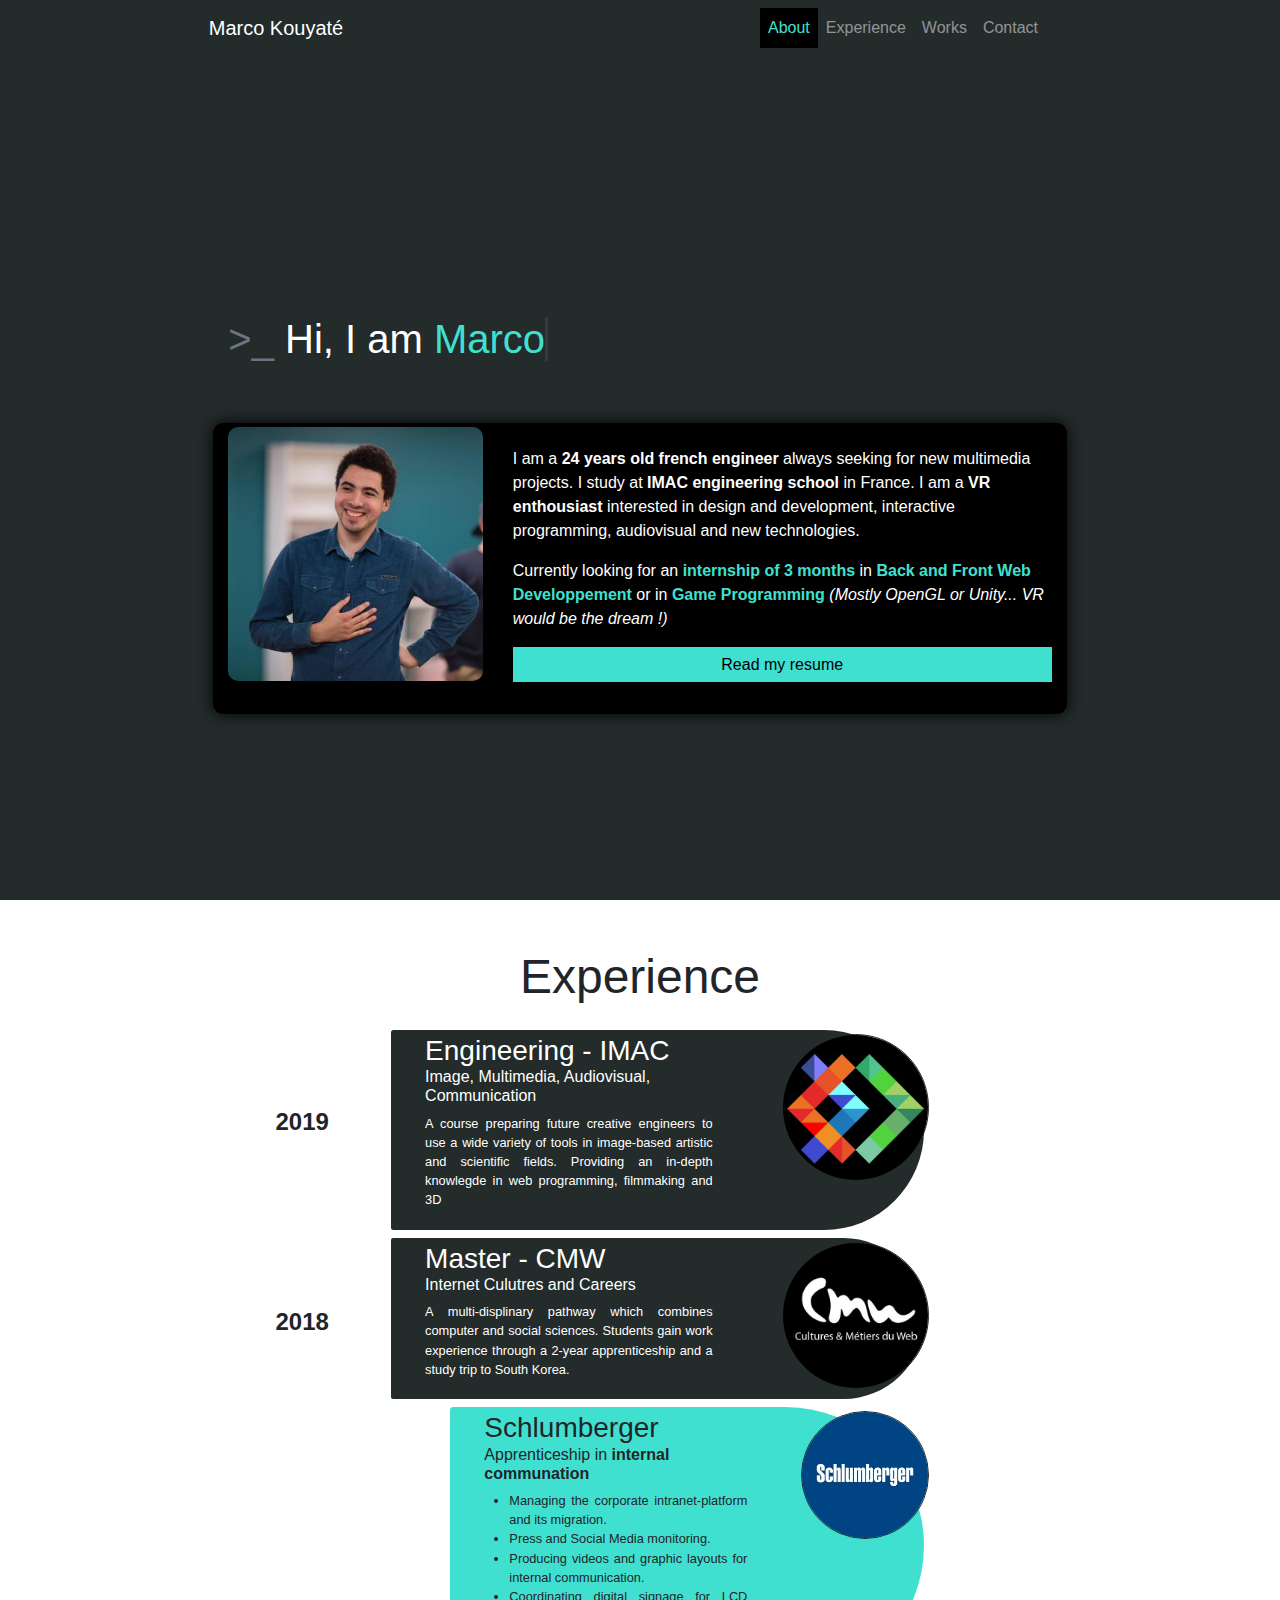
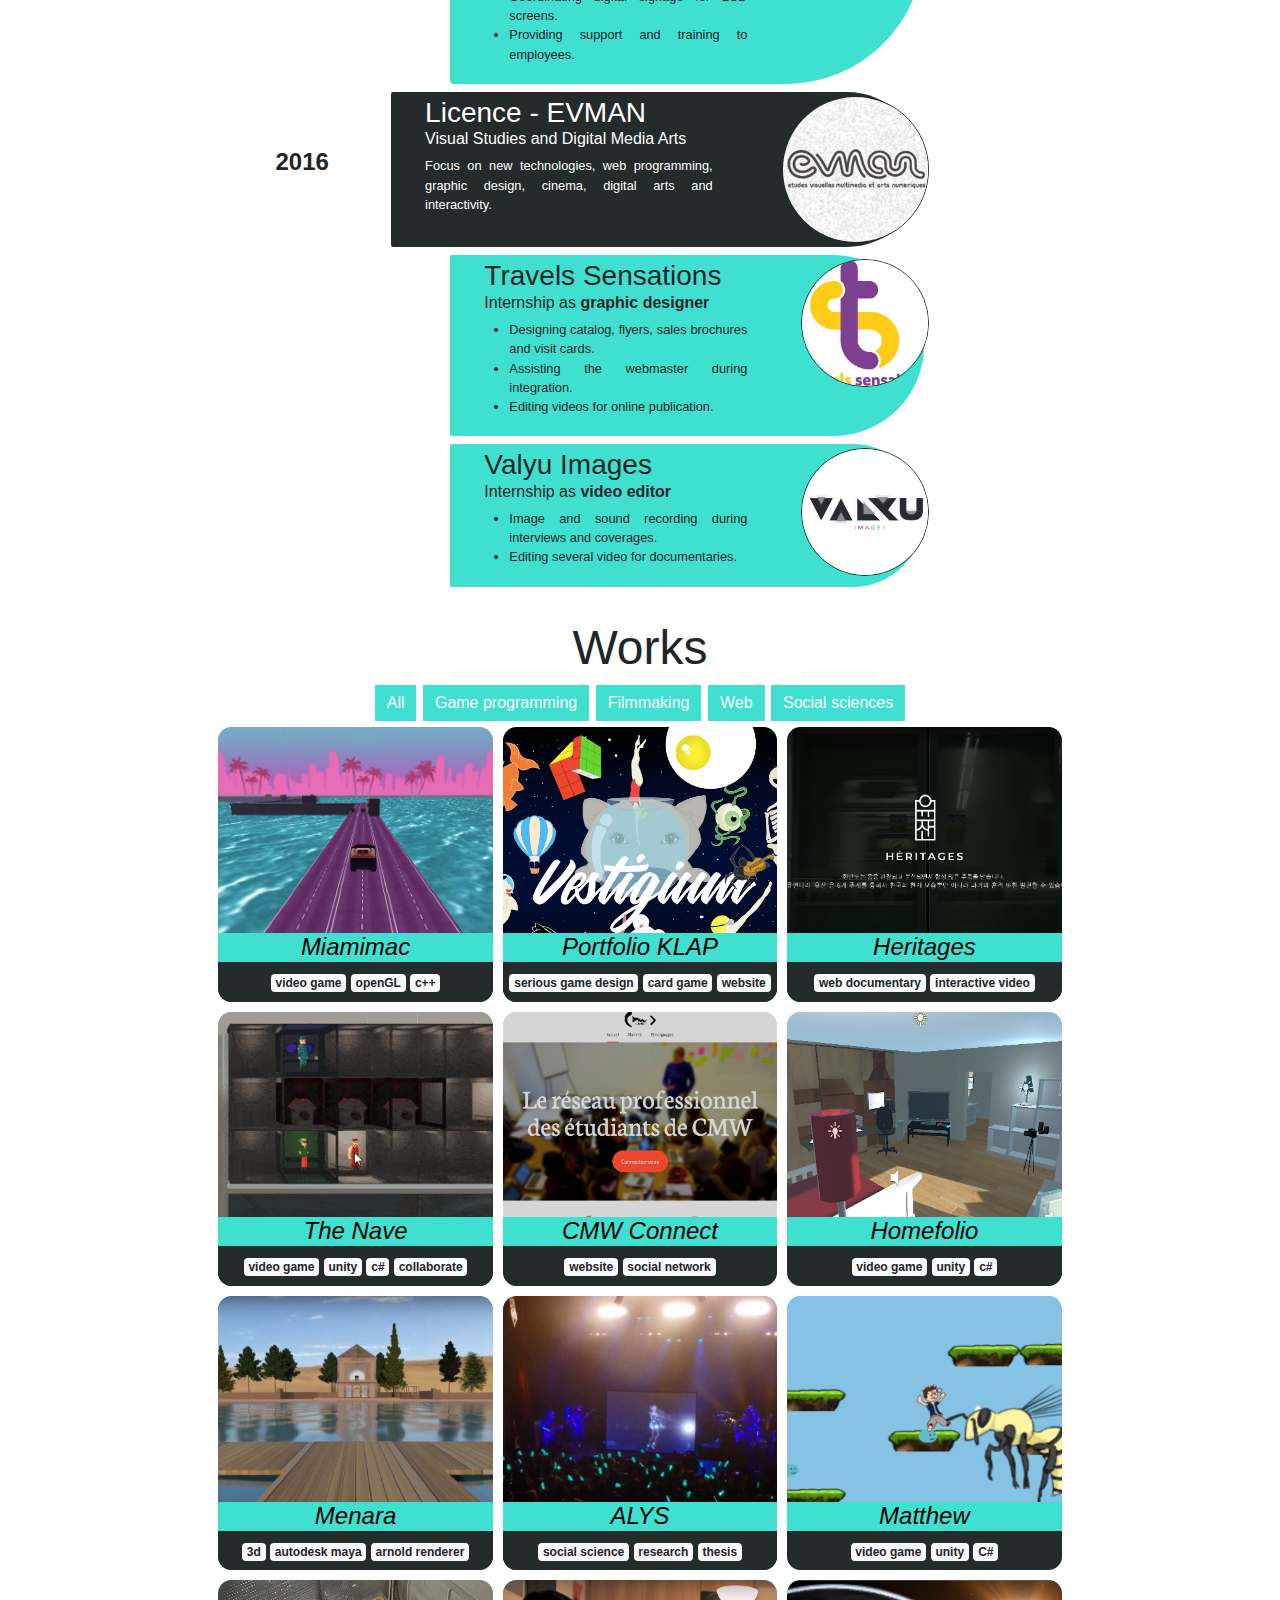
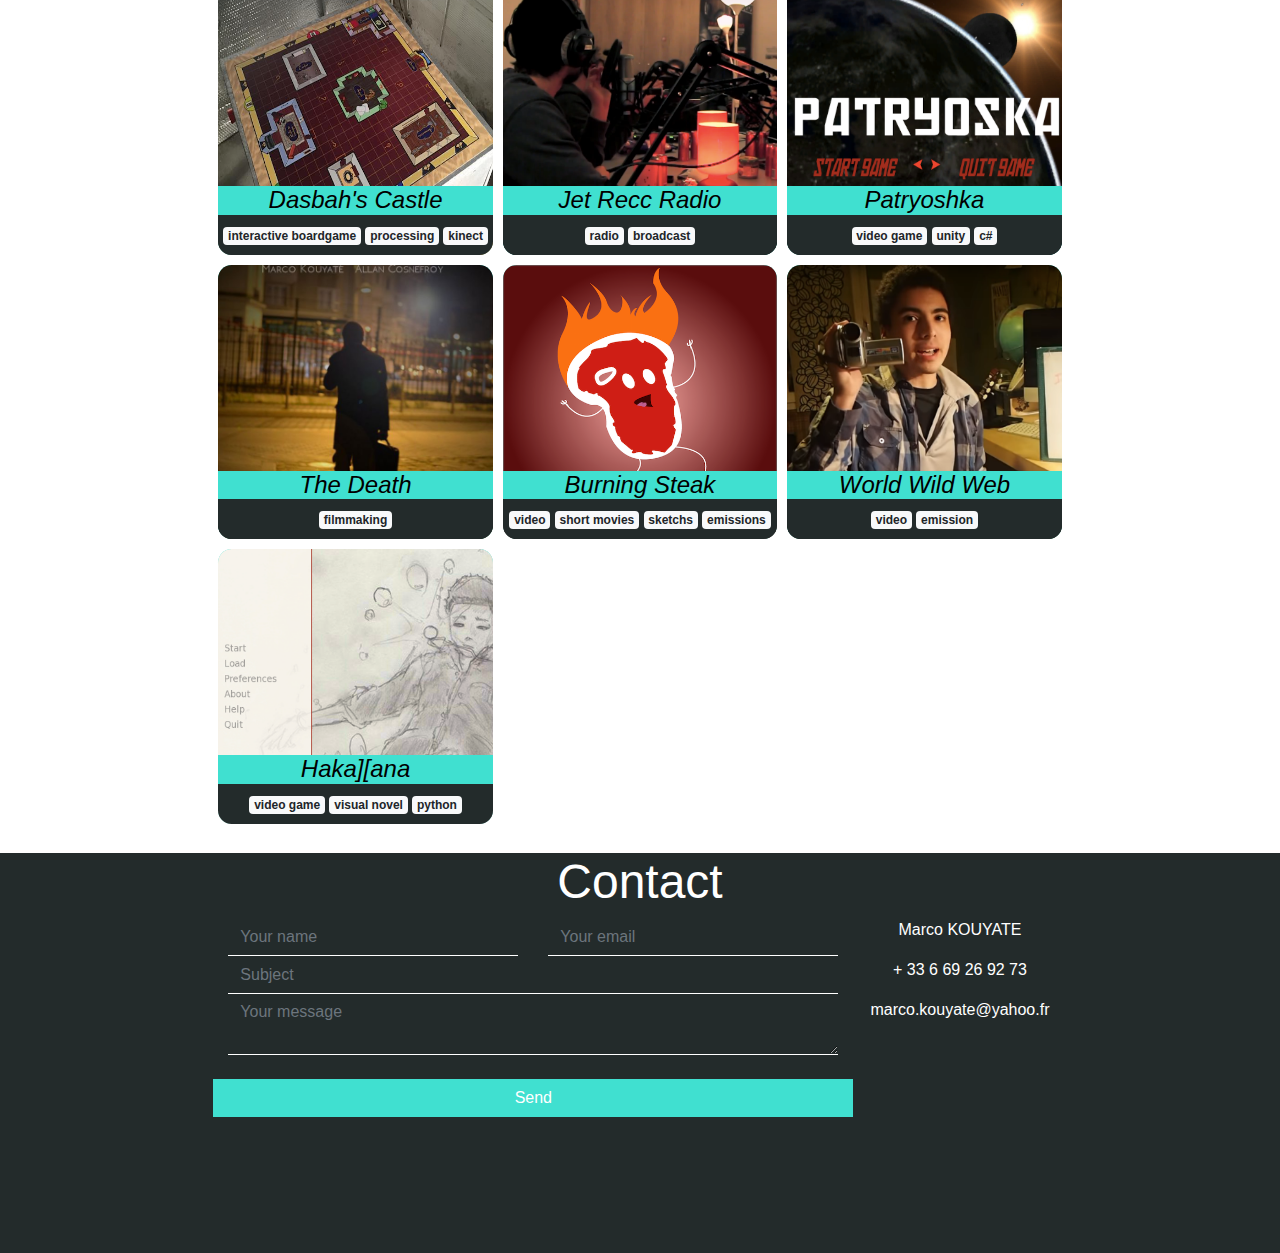
<file: index.html>
<!doctype html>
<html lang="en">
  <head>
    <!-- Required meta tags -->
    <meta charset="utf-8">
    <meta name="viewport" content="width=device-width, initial-scale=1, shrink-to-fit=no">

    <!-- Bootstrap CSS -->
    <link rel="stylesheet" href="https://stackpath.bootstrapcdn.com/bootstrap/4.3.1/css/bootstrap.min.css" integrity="sha384-ggOyR0iXCbMQv3Xipma34MD+dH/1fQ784/j6cY/iJTQUOhcWr7x9JvoRxT2MZw1T" crossorigin="anonymous">

    <link rel="stylesheet" type="text/css" href="css/style.css">

    <title>Marco Kouyate - Multimedia Engineer</title>
  </head>
  <body data-spy="scroll">

  	<header class="container-fluid primary-color fixed-top"> 
  		<div class="row">
  			<div class="col-12">
		  		<nav class="navbar navbar-expand-lg navbar-dark row">
		  			<a id="title" class="navbar-brand col-sm-5 col-5 text-center" href="#">Marco Kouyaté</a>
            <div id="burgerMenu" class="col-sm-2 col-2 offset-4">
              <img src="images/menu-icon.png" alt="" class="img-fluid">
            </div>

		  			<ul id= "menu" class="navbar-nav nav-pills col-sm-12 offset-md-2 col-md-4 nav-none text-center">
		  				<li class="nav-item"><a class="nav-link" href="#cover">About</a></li>
		  				<li class="nav-item"><a class="nav-link" href="#education">Experience</a></li>
<!-- 		  				<li class="nav-item"><a class="nav-link" href="#skills">Skills</a></li> -->
		  				<li class="nav-item"><a class="nav-link" href="#works">Works</a></li>
		  				<li class="nav-item"><a class="nav-link" href="#contact">Contact</a></li>
		  			</ul>
		  		</nav>  				
  			</div>
  		</div>
  	</header>
  	<section id="cover" class= "primary-color container-fluid">
  		<div class="row">
  			<div class="col-md-10 col-lg-8 offset-md-1 offset-lg-2">
  				<h1> <span class="text-secondary"> >_</span> Hi, I am 
						<span class="typewrite turquoise-text" data-period="2000" data-type='[ "Marco Kouyaté.", "a web developer.", " a game programmer.", "a VR enthusiast.","a creative engineer.", "sociable."]'>
							    <span class="wrap"></span>
						</span>   					
  				</h1>
          <div class="row announce primary-color mt-5">
            <div class="col-md-4">
              <img src="images/marco_kouyate.jpg" class="img-fluid mt-1 mb-1 mx-auto d-block">
            </div>
            <div class="col-md-8 my-4">
             <p class=""> I am a <strong>24 years old french engineer</strong> always seeking for new multimedia projects. I study at <strong>IMAC engineering school</strong> in France.  I am a <strong>VR enthousiast</strong> interested in design and development, interactive programming, audiovisual and new technologies.</p>
             <p class="">Currently looking for an <strong class="turquoise-text">internship of 3 months</strong> in <strong class="turquoise-text">Back and Front Web Developpement</strong> or in <strong class="turquoise-text">Game Programming</strong> <em>(Mostly OpenGL or Unity... VR would be the dream !)</em></p>
              <a href="media/resume-kouyate_marco_print.pdf" title="Marco Kouyate's resume" target="blank"><h2 class="py-2 turquoise-bg">Read my resume</h2></a>
            </div>
          </div>
  			</div>
  		</div>
  	</section>

    <section id="education" class="container-fluid my-4">
    	<div class="row">
    		<div class="col-md-10 col-lg-8 offset-md-1 offset-lg-2">
    			<h2 class="m-4">Experience</h2>
          <div class="row">
            <div class="col-11 col-md-10">

<!--               <div class="education-line mb-2 row">
                <div class="col-3">
                  <p class="text-center date">2020</p>
                </div>
                <div class="col-9 primary-color cards">
                  <div class="row">
                    <div class="card-info col-8">
                      <div class="row m-1 ">
                        <h3 class="col-12 mb-0">Future University Hakodate</h3>
                        <h4 class="col-12">Exchange program in Japan</h4>
                        <p class="col-12"></p>
                      </div>
                    </div>

                    <div class="col-4">
                      <img src="images/logoFUN.png" class="img-fluid mt-1 mb-1">
                    </div>
                  </div>
                </div>
              </div> -->

              <div class="education-line mb-2 row">
                <div class="col-md-3 align-self-center">
                  <p class="text-center date">2019</p>
                </div>
                <div class="col-md-9 primary-color cards">
                  <a href="https://www.ingenieur-imac.fr/" title="IMAC - The only public training mixing arts and sciences" target="_blank">
                  <div class="row">
                    <div class="card-info col-8">
                      <div class="row m-1 ">
                        <h3 class="col-12 mb-0">Engineering - IMAC</h3>
                        <h4 class="col-12">Image, Multimedia, Audiovisual, Communication</h4>
                        <p class="col-12">A course preparing future creative engineers to use a wide variety
of tools in image-based artistic and scientific fields. Providing an
in-depth knowlegde in web programming, filmmaking and 3D</p>
                      </div>
                    </div>

                    <div class="col-4">
                      <img src="images/logoIMAC.jpg" class="img-fluid mt-1 mb-1">
                    </div>
                  </div>
                  </a>
                </div>
              </div>

              <div class="education-line mb-2 row">
                <div class="col-md-3 align-self-center">
                  <p class="text-center date mt-4">2018</p>
                </div>
                <div class="col-md-9 primary-color cards">
                <a href="https://mastercmw.com/" title="Master Cultures et Métiers du Web" target="_blank">
                  <div class="row">
                    <div class="card-info col-8">
                      <div class="row m-1 ">
                        <h3 class="col-12 mb-0">Master - CMW</h3>
                        <h4 class="col-12">Internet Culutres and Careers</h4>
                        <p class="col-12">A multi-displinary pathway which combines computer and social
sciences. Students gain work experience through a 2-year apprenticeship
and a study trip to South Korea.</p>
                      </div>
                    </div>
                    <div class="col-4">
                      <img src="images/logoCMW.png" class="img-fluid mt-1 mb-1">
                    </div>
                  </div>
                  </a>
                </div>
              </div>

              <div class="education-line mb-2 row">
                <div class="col-md-3 offset-md-1 align-self-center">
                  <p class="text-center date"></p>
                </div>
                <div class="col-md-8 badge-turquoise cards">
                  <a href="https://www.slb.com/" title="Oilfield Services Schlumberger" target="_blank">
                  <div class="row">
                    <div class="card-info col-8">
                      <div class="row m-1 ">
                        <h3 class="col-12 mb-0">Schlumberger</h3>
                        <h4 class="col-12">Apprenticeship in <strong>internal communation</strong></h4>
                        <ul>
                          <li>Managing the corporate intranet-platform and its migration.</li>
                          <li>Press and Social Media monitoring.</li>
                          <li>Producing videos and graphic layouts for internal communication.</li>
                          <li>Coordinating digital signage for LCD screens.</li>
                          <li>Providing support and training to employees.</li>
                        </ul>
                      </div>
                    </div>

                    <div class="col-4">
                      <img src="images/logoSLB.jpg" class="img-fluid mt-1 mb-1">
                    </div>
                  </div>
                  </a>
                </div>
              </div>

              <div class="education-line mb-2 row">
                <div class="col-md-3 align-self-center">
                  <p class="text-center date">2016</p>
                </div>
                <div class="col-md-9 primary-color cards">
                  <a href="http://www.u-pem.fr/formations/loffre-de-formations/licences-generales/domaine-arts-lettres-langues/mention-arts/licence-etudes-visuelles-multimedia-et-arts-numeriques/" title="Licence ETUDES VISUELLES, MULTIMEDIA ET ARTS NUMERIQUES" target="_blank">
                  <div class="row">
                    <div class="card-info col-8">
                      <div class="row m-1 ">
                        <h3 class="col-12 mb-0">Licence - EVMAN</h3>
                        <h4 class="col-12">Visual Studies and Digital Media Arts</h4>
                        <p class="col-12">Focus on new technologies, web programming, graphic design,
cinema, digital arts and interactivity.</p>
                      </div>
                    </div>

                    <div class="col-4">
                      <img src="images/logoEVMAN.jpeg" class="img-fluid mt-1 mb-1">
                    </div>
                  </div>
                  </a>
                </div>
              </div>

              <div class="education-line mb-2 row">
                <div class="col-md-3 offset-1 align-self-center">
                  <p class="text-center date"></p>
                </div>
                <div class="col-md-8 badge-turquoise cards">
                  <div class="row">
                    <div class="card-info col-8">
                      <div class="row m-1 ">
                        <h3 class="col-12 mb-0">Travels Sensations</h3>
                        <h4 class="col-12">Internship as <strong>graphic designer</strong></h4>
                        <ul>
                          <li>Designing catalog, flyers, sales brochures and visit cards.</li>
                          <li>Assisting the webmaster during integration.</li>
                          <li>Editing videos for online publication.</li>
                        </ul>
                      </div>
                    </div>


                    <div class="col-4">
                      <img src="images/logoTRAVEL.png" class="img-fluid mt-1 mb-1">
                    </div>
                  </div>
                </div>
              </div>

              <div class="education-line mb-2 row">
                <div class="col-md-3 offset-md-1 align-self-center">
                  <p class="text-center date"></p>
                </div>
                <div class="col-md-8 badge-turquoise cards">
                  <a href="http://www.valyu.fr/" title="Valyu Images" target="_blank">
                  <div class="row">
                    <div class="card-info col-8">
                      <div class="row m-1 ">
                        <h3 class="col-12 mb-0">Valyu Images</h3>
                        <h4 class="col-12">Internship as <strong>video editor</strong></h4>
                        <ul>
                          <li>Image and sound recording during interviews and coverages.</li>
                          <li>Editing several video for documentaries.</li>
                        </ul>
                      </div>
                    </div>
                    <div class="col-4">
                      <img src="images/logoVALYU.png" class="img-fluid mt-1 mb-1">
                    </div>
                  </div>
                  </a>
                </div>
              </div>

            </div>
          </div>
    		</div>
    	</div>
    </section>

 <!--    <section id="skills" class="container-fluid turquoise-bg my-4">
    	<div class="row">
    		<div class="col-8 offset-2">
          <h2>Skills</h2>

          <ul class="row list-unstyled">
            <li class="col-1 text-center">
              <h3 class="software">
                Ps
              </h3>
          </li>
            <li class="software col-1 text-center">Ai</li>
            <li class="software col-1 text-center">Ae</li>
            <li class="software col-1 text-center">Pr</li>
            <li class="software col-1 text-center">Ps</li>
            <li class="software col-1 text-center">Ai</li>
            <li class="software col-1 text-center">Ae</li>
            <li class="software col-1 text-center">Pr</li>
          </ul>
    		</div>
    	</div>
    </section> -->

    <section id="works" class="container-fluid my-4">
    	<div class="row">
    		<div class="col-10 col-lg-8 offset-1 offset-lg-2">

    				<div class="row">
    					<div class="col-12">
    						<h2>Works</h2>
    					</div>
    				</div>

			       	<div class="row filterbar">
				        <div align="center" class="col-12">
				            <button class="btn badge-turquoise filter-button" data-filter="all">All</button>
				            <button class="btn badge-turquoise filter-button" data-filter="game">Game programming</button>
				            <button class="btn badge-turquoise filter-button" data-filter="video">Filmmaking</button>
				            <button class="btn badge-turquoise filter-button" data-filter="web">Web</button>
                    <button class="btn badge-turquoise filter-button" data-filter="social">Social sciences</button>
				        </div>
			       	</div>


			       	<div class="row">
			            <div class="gallery_product col-lg-4 col-md-6 col-sm-6 col-xs-6 filter game">
                    <div class="m-2 contact-thumbnail m-auto">
                      <img src="images/work-thumbnail-miamimac.png" class="img-fluid">
                      <div class="contact-infos">
                          <h3 class="infos-name">Miamimac</h3>
                          <ul class="tags">
                            <li class="badge badge-light">video game</li>
                            <li class="badge badge-light">openGL</li>
                            <li class="badge badge-light">c++</li>
                          </ul>
                          <h4>2019</h4>

                          <p class="infos-description"> Miamimac is a video game inspired by Temple Run. The goal of this school project was to create a game from scratch using only C++ and OpenGL.</p>
                          <ul class="tags">
                            <li class="link-button badge-dark"><a href="https://github.com/piergabory/IMAC2_CG_CPP_Game_Project" title="MiamIMAC source code" target="_blank">Github</a></li>
                          </ul>
                      </div>
                    </div>
			            </div>

                  <div class="gallery_product col-lg-4 col-md-6 col-sm-6 col-xs-6 filter web">
                    <div class="m-2 contact-thumbnail m-auto">
                      <img src="images/work-thumbnail-vestigium.png" class="img-fluid">
                      <div class="contact-infos">
                          <h3 class="infos-name">Portfolio KLAP</h3>
                          <ul class="tags">
                            <li class="badge badge-light">serious game design</li>
                            <li class="badge badge-light">card game</li>
                            <li class="badge badge-light">website</li>
                          </ul>
                          <h4>2019</h4>

                          <p class="infos-description">We worked with the Innovative Teaching's department of UPEM University in order to create a website and two card games that help students understanding the value of a career portfolio.</p>
                          <ul class="tags">
                            <li class="link-button badge-dark"><a href="https://github.com/MarcoKouyate/klap-website" target="_blank">Github</a></li>
                          </ul>
                      </div>
                    </div>
                  </div>

                  <div class="gallery_product col-lg-4 col-md-6 col-sm-6 col-xs-6 filter web social">
                    <div class="m-2 contact-thumbnail m-auto">
                      <img src="images/work-thumbnail-heritages.png" class="img-fluid">
                      <div class="contact-infos">
                          <h3 class="infos-name">Heritages</h3>
                          <ul class="tags">
                            <li class="badge badge-light">web documentary</li>
                            <li class="badge badge-light">interactive video</li>
                          </ul>
                          <h4>2018</h4>
                          <p class="infos-description">We traveled to the city of Busan in South Korea in order to produce 'Heritages': a web documentary about the legacy of Korean history. </p>
                          <ul class="tags">

                            <li class="link-button badge-dark"><a href="https://heritages.mastercmw.com/" target="_blank">Watch 'Heritages'</a></li>
                          </ul>
                      </div>
                    </div>
                  </div>


                  <div class="gallery_product col-lg-4 col-md-6 col-sm-6 col-xs-6 filter game">
                    <div class="m-2 contact-thumbnail m-auto">
                      <img src="images/work-thumbnail-nave2.png" class="img-fluid">
                      <div class="contact-infos">
                          <h3 class="infos-name">The Nave</h3>
                          <ul class="tags">
                            <li class="badge badge-light">video game</li>
                            <li class="badge badge-light">unity</li>
                            <li class="badge badge-light">c#</li>
                            <li class="badge badge-light">collaborate</li>
                          </ul>
                          <h4>2018</h4>

                          <p class="infos-description">The Nave is a mini-game I made with a friend during an online video game jam on the theme 'running out of space'. The player has to manage the room for a population inside the Nave.</p>
                          <ul class="tags">
                            <li class="link-button badge-dark"><a href="https://ldjam.com/events/ludum-dare/42/the-nave/end-of-second-day" target="_blank" title="Ludum Dare - end of second day!">Ludum Dare</a></li>
                          </ul>
                      </div>
                    </div>
                  </div>

                  <div class="gallery_product col-lg-4 col-md-6 col-sm-6 col-xs-6 filter web">
                    <div class="m-2 contact-thumbnail m-auto">
                      <img src="images/work-thumbnail-connect.png" class="img-fluid">
                      <div class="contact-infos">
                          <h3 class="infos-name">CMW Connect</h3>
                          <ul class="tags">
                            <li class="badge badge-light">website</li>
                            <li class="badge badge-light">social network</li>
                          </ul>
                          <h4>2018</h4>

                          <p class="infos-description">We worked on a social network connecting CMW graduates using Wordpress and Linkedin API</p>
                          <ul class="tags">
                            <li class="link-button badge-dark"><a href="http://connect.mastercmw.com/" target="_blank">Visit website</a></li>
                          </ul>
                      </div>
                    </div>
                  </div>

                  <div class="gallery_product col-lg-4 col-md-6 col-sm-6 col-xs-6 filter game">
                    <div class="m-2 contact-thumbnail m-auto">
                      <img src="images/work-thumbnail-homefolio.png" class="img-fluid">
                      <div class="contact-infos">
                          <h3 class="infos-name">Homefolio</h3>
                          <ul class="tags">
                            <li class="badge badge-light">video game</li>
                            <li class="badge badge-light">unity</li>
                            <li class="badge badge-light">c#</li>
                          </ul>
                          <h4>2018</h4>

                          <p class="infos-description">In order to apply to IMAC school, I made a video game which presents all my projects inside a virtual house</p>
                          <ul class="tags">

                          </ul>
                      </div>
                    </div>
                  </div>


                  <div class="gallery_product col-lg-4 col-md-6 col-sm-6 col-xs-6 filter game">
                    <div class="m-2 contact-thumbnail m-auto">
                      <img src="images/work-thumbnail-menara.png" class="img-fluid">
                      <div class="contact-infos">
                          <h3 class="infos-name">Menara</h3>
                          <ul class="tags">
                            <li class="badge badge-light">3d</li>
                            <li class="badge badge-light">autodesk maya</li>
                            <li class="badge badge-light">arnold renderer</li>
                          </ul>
                          <h4>2018</h4>

                          <p class="infos-description">For a school project, I recreated the Menara Garden (in Morocco) using Autodesk Maya and Arnold Renderer</p>
                          <ul class="tags">

                          </ul>
                      </div>
                    </div>
                  </div>


                  <div class="gallery_product col-lg-4 col-md-6 col-sm-6 col-xs-6 filter social">
                    <div class="m-2 contact-thumbnail m-auto">
                      <img src="images/work-thumbnail-alys.png" class="img-fluid">
                      <div class="contact-infos">
                          <h3 class="infos-name">ALYS</h3>
                          <ul class="tags">
                            <li class="badge badge-light">social science</li>
                            <li class="badge badge-light">research</li>
                            <li class="badge badge-light">thesis</li>
                          </ul>
                          <h4>2017</h4>

                          <p class="infos-description">I wrote a thesis about online communities of virtual singers, such as Hatsune Miku and ALYS, and how they manage to build a strong social intelligence.</p>
                          <ul class="tags">
                            <li class="link-button badge-dark"><a href="https://drive.google.com/file/d/1g4Uri77NNZe_tQuj7HnuJxreUTIdLWCQ/view?usp=sharing" target="_blank">Read the thesis</a></li>
                          </ul>
                      </div>
                    </div>
                  </div>

                  <div class="gallery_product col-lg-4 col-md-6 col-sm-6 col-xs-6 filter game">
                    <div class="m-2 contact-thumbnail m-auto">
                      <img src="images/work-thumbnail-matthew.png" class="img-fluid">
                      <div class="contact-infos">
                          <h3 class="infos-name">Matthew</h3>
                          <ul class="tags">
                            <li class="badge badge-light">video game</li>
                            <li class="badge badge-light">unity</li>
                            <li class="badge badge-light">C#</li>
                          </ul>
                          <h4>2016</h4>

                          <p class="infos-description">Matthew is my first 2D platform game</p>
                          <ul class="tags">
                            <li class="link-button badge-dark"><a href="https://github.com/MarcoKouyate/MatthewGame" title="Matthew Github" target="_blank">Github</a></li>
                          </ul>
                      </div>
                    </div>
                  </div>


                  <div class="gallery_product col-lg-4 col-md-6 col-sm-6 col-xs-6 filter game">
                    <div class="m-2 contact-thumbnail m-auto">
                      <img src="images/work-thumbnail-dasbah.png" class="img-fluid">
                      <div class="contact-infos">
                          <h3 class="infos-name">Dasbah's Castle</h3>
                          <ul class="tags">
                            <li class="badge badge-light">interactive boardgame</li>
                            <li class="badge badge-light">processing</li>
                            <li class="badge badge-light">kinect</li>
                          </ul>
                          <h4>2016</h4>

                          <p class="infos-description">Dasbah's Castle is an interactive boardgame connecting a physical boardgame to a Processing program. Users play interactive mini-games thanks to sensors and a Microsoft Kinect Camera.</p>
                          <ul class="tags">
                            <li class="link-button badge-dark"><a href="https://drive.google.com/file/d/0B0GKq-Crxkp7S3NBcV82SHd6ekU/view?usp=sharing" target="_blank">Watch 'story trailer'</a></li>
                            <li class="link-button badge-dark"><a href="https://drive.google.com/file/d/0B0GKq-Crxkp7TTloNjd5dUdOR0k/view?usp=sharing" target="_blank">Read 'project document'</a></li>
                          </ul>
                      </div>
                    </div>
                  </div>


                  <div class="gallery_product col-lg-4 col-md-6 col-sm-6 col-xs-6 filter social">
                    <div class="m-2 contact-thumbnail m-auto">
                      <img src="images/work-thumbnail-recc.png" class="img-fluid">
                      <div class="contact-infos">
                          <h3 class="infos-name">Jet Recc Radio</h3>
                          <ul class="tags">
                            <li class="badge badge-light">radio</li>
                            <li class="badge badge-light">broadcast</li>
                          </ul>
                          <h4>2016</h4>

                          <p class="infos-description">I was host of an evening radio show at Radio Recc where we discussed about art and new technologies.</p>
                          <ul class="tags">
                            <li class="link-button badge-dark"><a href="media/recc.mp3" target="_blank">Jet Recc Radio</a></li>
                            <li class="link-button badge-dark"><a href="https://www.radio-recc.fr/" target="_blank">Visit website</a></li>
                          </ul>
                      </div>
                    </div>
                  </div>


                  <div class="gallery_product col-lg-4 col-md-6 col-sm-6 col-xs-6 filter game">
                    <div class="m-2 contact-thumbnail m-auto">
                      <img src="images/work-thumbnail-patryoshka.png" class="img-fluid">
                      <div class="contact-infos">
                          <h3 class="infos-name">Patryoshka</h3>
                          <ul class="tags">
                            <li class="badge badge-light">video game</li>
                            <li class="badge badge-light">unity</li>
                            <li class="badge badge-light">c#</li>
                          </ul>
                          <h4>2015</h4>

                          <p class="infos-description">Patryoshka is my first video game made using Unity. It is a space-themed mini-game I made for the Ludum Dare.</p>
                          <ul class="tags">
                            <li class="link-button badge-dark"><a href="https://www.newgrounds.com/portal/view/667489" target="_blank" title="Newgrounds">Play the game</a></li>
                          </ul>
                      </div>
                    </div>
                  </div>

                  <div class="gallery_product col-lg-4 col-md-6 col-sm-6 col-xs-6 filter video">
                    <div class="m-2 contact-thumbnail m-auto">
                      <img src="images/work-thumbnail-death.jpg" class="img-fluid">
                      <div class="contact-infos">
                          <h3 class="infos-name">The Death</h3>
                          <ul class="tags">
                            <li class="badge badge-light">filmmaking</li>
                          </ul>
                          <h4>2015</h4>

                          <p class="infos-description">We decided with college friends to make short movies. I directed a dark but playful comedy called 'The Death'. We screened the movie at a campus festival in 2016</p>
                          <ul class="tags">
                            <li class="link-button badge-dark"><a href="https://www.youtube.com/watch?v=Z2NeScSVyow" target="_blank">Watch the movie</a></li>
                          </ul>
                      </div>
                    </div>
                  </div>

                  <div class="gallery_product col-lg-4 col-md-6 col-sm-6 col-xs-6 filter video">
                    <div class="m-2 contact-thumbnail m-auto">
                      <img src="images/test.png" class="img-fluid">
                      <div class="contact-infos">
                          <h3 class="infos-name">Burning Steak</h3>
                          <ul class="tags">
                            <li class="badge badge-light">video</li>
                            <li class="badge badge-light">short movies</li>
                            <li class="badge badge-light">sketchs</li>
                            <li class="badge badge-light">emissions</li>
                          </ul>
                          <h4>2015</h4>

                          <p class="infos-description">I built a filmmaking team with six other EVMAN students in order to produce various videos such as emissions, sketchs and movies</p>
                          <ul class="tags">
                            <li class="link-button badge-dark"><a href="https://www.youtube.com/channel/UCq4Hr3jbpVVdrbGgzm3kzRA" target="_blank">Youtube</a></li>
                          </ul>
                      </div>
                    </div>
                  </div>


                  <div class="gallery_product col-lg-4 col-md-6 col-sm-6 col-xs-6 filter video social">
                    <div class="m-2 contact-thumbnail m-auto">
                      <img src="images/work-thumbnail-www.png" class="img-fluid">
                      <div class="contact-infos">
                          <h3 class="infos-name">World Wild Web</h3>
                          <ul class="tags">
                            <li class="badge badge-light">video</li>
                            <li class="badge badge-light">emission</li>
                          </ul>
                          <h4>2014</h4>

                          <p class="infos-description">World Wild Web is a web emission explaining the internet's history and culture.</p>
                          <ul class="tags">
                            <li class="link-button badge-dark"><a href="https://www.youtube.com/watch?v=geaLZSYe5uE" target="_blank">Watch the 'Trailer'</a></li>
                          </ul>
                      </div>
                    </div>
                  </div>

                  <div class="gallery_product col-lg-4 col-md-6 col-sm-6 col-xs-6 filter game">
                    <div class="m-2 contact-thumbnail m-auto">
                      <img src="images/work-thumbnail-akahana.png" class="img-fluid">
                      <div class="contact-infos">
                          <h3 class="infos-name">Haka][ana</h3>
                          <ul class="tags">
                            <li class="badge badge-light">video game</li>
                            <li class="badge badge-light">visual novel</li>
                            <li class="badge badge-light">python</li>
                          </ul>
                          <h4>2019</h4>

                          <p class="infos-description">Haka][ana is a visual novel I am currently writing. I use a python-based software called Ren'Py to program dialogues, choices and animations.</p>
                          <ul class="tags">

                          </ul>
                      </div>
                    </div>
                  </div>

			       	</div>
    		</div>	
    	</div>
    </section>






    <footer id="contact" class="container-fluid primary-color my-4">
    	<div class="row">
    		<div class="col-8 offset-2">
    			<h2>Contact</h2>

    <div class="row">
        <div class="col-md-9 mb-md-0 mb-5">
            <form id="contact-form" name="contact-form" action="mail.php" method="POST">
                <div class="row">
                    <div class="col-md-6">
                        <div class="md-form mb-0">
                            <input type="text" id="name"  placeholder="Your name" name="name" class="form-control">
                        </div>
                    </div>
                    <div class="col-md-6">
                        <div class="md-form mb-0">
                            <input type="text" id="email" placeholder="Your email" name="email" class="form-control">
                        </div>
                    </div>
                </div>
                <div class="row">
                    <div class="col-md-12">
                        <div class="md-form mb-0">
                            <input type="text" id="subject" name="subject" placeholder="Subject" class="form-control">
                        </div>
                    </div>
                </div>
                <div class="row">
                    <div class="col-md-12">
                        <div class="md-form">
                            <textarea type="text" id="message" name="message" rows="2" class="form-control md-textarea" placeholder="Your message"></textarea>
                        </div>
                    </div>
                </div>
            </form>

            <div class="row">
              <div class="text-center mt-4 badge-turquoise col-12">
                  <a class="btn send-button" onclick="document.getElementById('contact-form').submit();">Send</a>
              </div>
              <div class="status"></div>
            </div>
        </div>

        <div class="col-md-3 text-center">
            <ul class="list-unstyled mb-0">
                <li><i class="fas fa-map-marker-alt fa-2x"></i>
                    <p>Marco KOUYATE</p>
                </li>

                <li><i class="fas fa-phone mt-4 fa-2x"></i>
                    <p>+ 33 6 69 26 92 73</p>
                </li>

                <li><i class="fas fa-envelope mt-4 fa-2x"></i>
                    <p>marco.kouyate@yahoo.fr</p>
                </li>
            </ul>
        </div>
        <!--Grid column-->

    </div>

    		</div>	
    	</div>


    </footer>

    <!-- Optional JavaScript -->
    <!-- jQuery first, then Popper.js, then Bootstrap JS -->
    <script src="https://code.jquery.com/jquery-3.3.1.slim.min.js" integrity="sha384-q8i/X+965DzO0rT7abK41JStQIAqVgRVzpbzo5smXKp4YfRvH+8abtTE1Pi6jizo" crossorigin="anonymous"></script>
    <script src="https://cdnjs.cloudflare.com/ajax/libs/popper.js/1.14.7/umd/popper.min.js" integrity="sha384-UO2eT0CpHqdSJQ6hJty5KVphtPhzWj9WO1clHTMGa3JDZwrnQq4sF86dIHNDz0W1" crossorigin="anonymous"></script>
    <script src="https://stackpath.bootstrapcdn.com/bootstrap/4.3.1/js/bootstrap.min.js" integrity="sha384-JjSmVgyd0p3pXB1rRibZUAYoIIy6OrQ6VrjIEaFf/nJGzIxFDsf4x0xIM+B07jRM" crossorigin="anonymous"></script>

    <script type="text/javascript" src="js/typing.js"></script>

    <script type="text/javascript" src="js/burgermenu.js"></script>

    <script type="text/javascript" src="js/script.js"></script>
  </body>
</html>
</file>
<file: css/style.css>
html, body {
      height: 100%;
      margin: 0;
  }

.primary-color{
  background-color:   #232b2b;
  color : white; 
}

.black-bg{
  background-color: black;
  color : white; 
}

#cover {
  min-height: 100%;
  /*background: url(http://cloud.niklausgerber.com/432W0y1g2h05/orange.png) center center no-repeat scroll #232b2b;*/
}

#cover h1 {
    margin-top: 35vh;
    height: 60px;
}

#cover h2 {
    font-size: 1em;
}

#cover a h2 {
  color: black;
}

#cover a:hover h2 {
  color: white;
}

#cover a:hover {
   text-decoration: none;
}


.announce {
  box-shadow: black 0px 0px 15px;
  background-color: black;
  border-radius: 10px;
}

.announce img {
  border-radius: 10px;
}

.turquoise-text {
  color:turquoise;
}

.turquoise-bg {
  background-color: turquoise;
}

.nav-pills .nav-link.active, .nav-pills .show>.nav-link {
    background-color: black;
    border-radius: 0px;
}

.navbar-dark .navbar-nav .nav-link.active {
    color: turquoise;
}

section, footer{
  min-height: 400px;
}

.filterbar button {
  border-radius: 0px;
  border-color: white;
  color:white;
}


.filter-button, 
{
    font-size: 18px;
    border: 1px solid #42B32F;
    border-radius: 5px;
    text-align: center;
    color: #42B32F;
    margin-bottom: 30px;
}


.filter-button:hover
{
    border: 1px solid #42B32F;
    border-radius: 5px;
    text-align: center;
    color: #ffffff;
    background-color: #42B32F;

}

.btn-default:active .filter-button:active
{
    background-color: #42B32F;
    color: white;
}

.contact-thumbnail {
  position: relative;
  overflow: hidden;
  border-radius: 5%;
  background-color: turquoise;
}

.contact-infos {
  position:absolute;
  text-align: center;
  bottom:-75%;
  left:0px;
  width:100%;
  height:100%;
  background-color: #232b2b;
  transition: all 0.5s;
}



.contact-linkedin {
  position:absolute;
  bottom:40px;
  right:50%;
  transform:translateX(45%);
}

.contact-infos p {
  text-align: justify;
  font-size: 0.8em;
  margin: 20px;
  height: 25%
}

.contact-thumbnail:hover .contact-infos{
  color:#212529;
  bottom:0%;
  color:white;
  height: 100%;
}

.contact-thumbnail:hover .infos-name {
  top:50px;
}

.send-button {
  border-radius: 0px;
}
.send-button a {
  width: 100%;
}

.gallery_product
{
    margin-bottom:  0px;
    padding: 5px;
}


.gallery_product img {
  width: 100%;
}


.tags{
  padding-inline-start: 0px;
  color:black;
}

.badge-turquoise {
  background-color: turquoise;
}

.badge-green {
  background-color: #42B32F;
}

.cards {
  border-radius: 5px 200px 200px 5px;
}

.education-line:hover {
  transition: all 0.5s;
  transform:translateX(5%);
}

.education-line a {
  color: inherit; /* blue colors for links too */
  text-decoration: inherit; /* no underline */
}


.link-button a{
  color: white;
}

.link-button:hover {
  background-color: black;
}

.link-button:hover a{
  color: turquoise;
}

.filter-button:hover {
  border-radius: 0%;
  background-color: white;
  color: turquoise;
  border-color: turquoise;
}

h2 {
  text-align: center;
  font-size: 3em;
  margin: center20px;
}

.card-info p, .card-info li {
  font-size: 0.8em;
  text-align: justify;
}

.card-info h5{
  font-size: 1em;
}

#works h3 {
  background-color: turquoise;
  color: #232b2b;
  font-size: 1.5em;
  color: black;
  font-style: italic;
}

h4 {
  font-size: 1em;
}

.form-control {
  border-radius: 0%;
  background-color: #232b2b;
  border: 0px;
  border-bottom: solid 1px white;
  outline: none;
}

input:focus, textarea:focus {
    outline: none;
}

.date {
  font-weight: bold;
  font-size: 1.5em;
}

.software {
  border: 1px white solid;
  color: white;
  border-radius: 100%;
}

.cards img {
  border-radius: 100%;
  position: relative;
  left: 20px;
  border: 1px solid  #232b2b;
}

.form-control:focus {
  border-radius: 0%;
  background-color: #232b2b;
  color:white;
  border: 0px;
  border-bottom: solid 1px white;
  outline: none;
}

/* Medium devices (desktops, 992px and up) */
@media (min-width: 992px ) { 
  #burgerMenu {
    display: none;
  }
}

@media (max-width: 992px ) { 
  .nav-none {
    display: none;
  }
</file>
